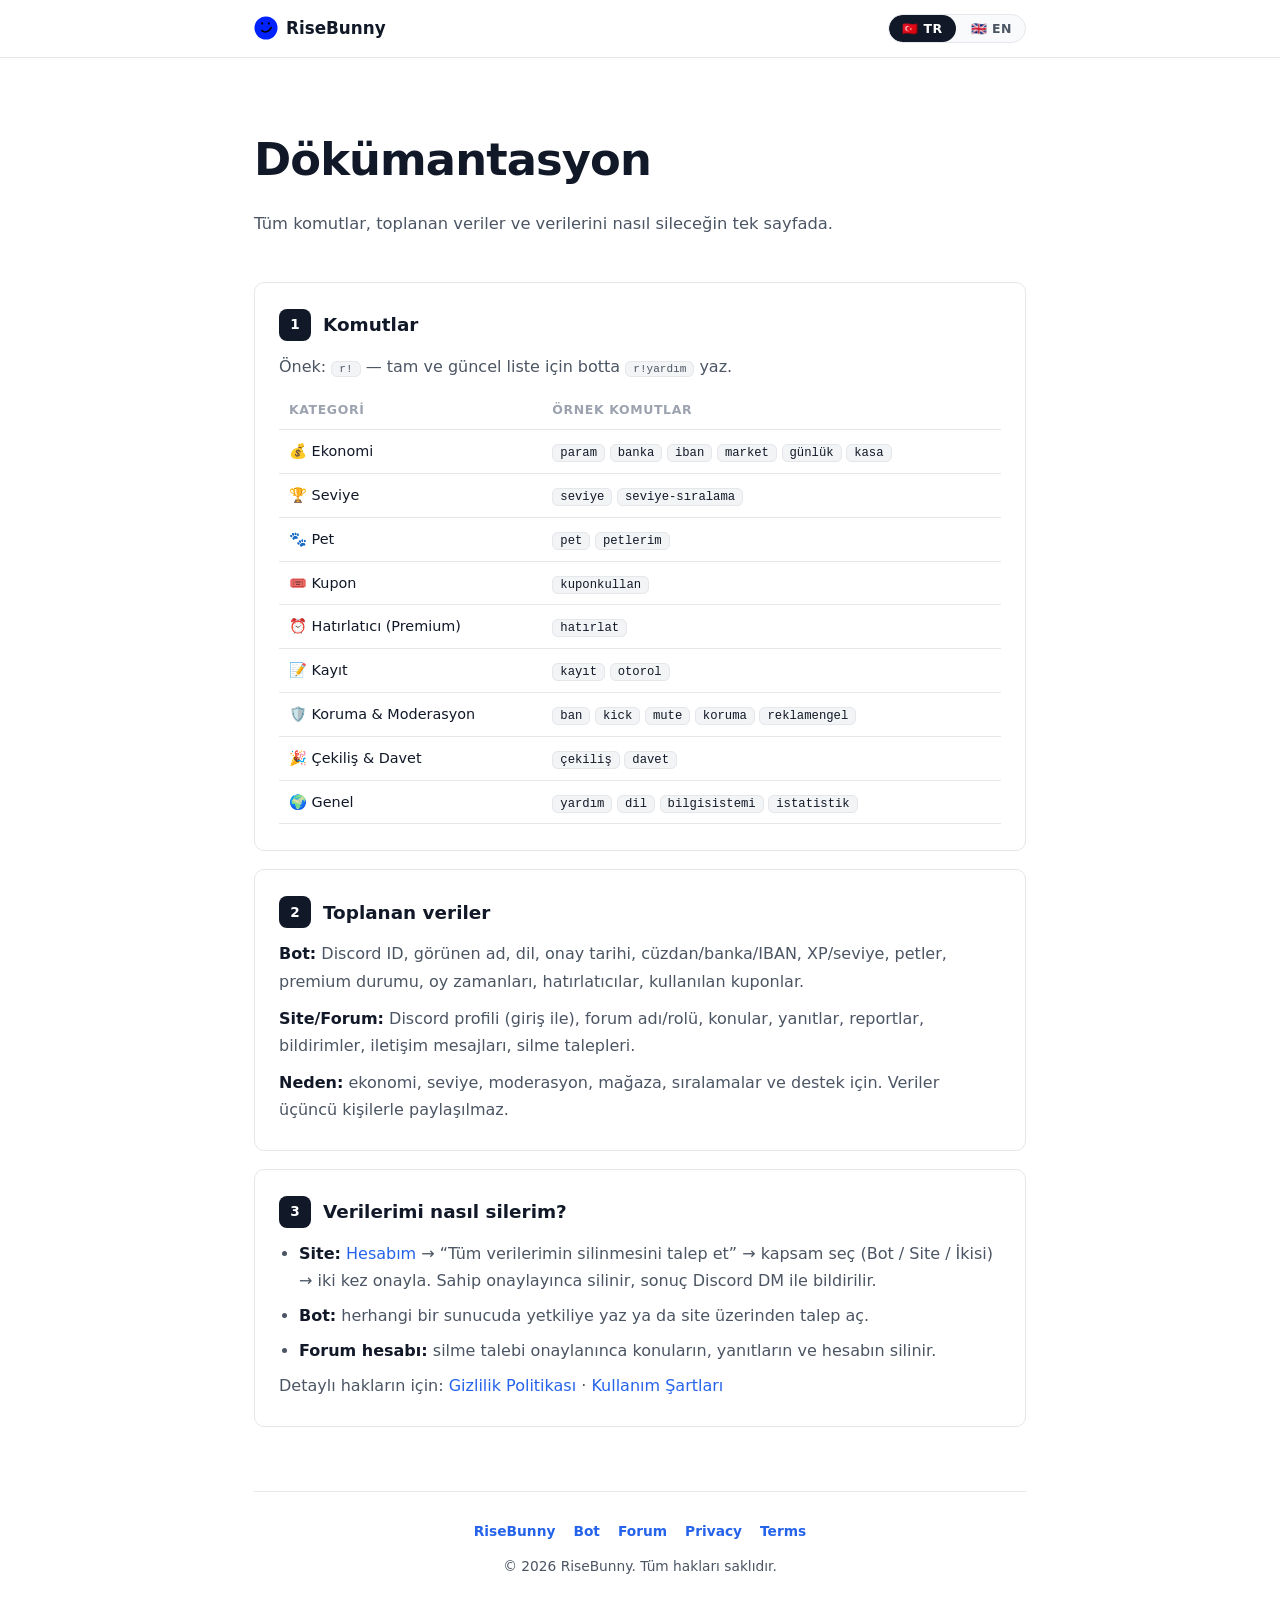
<file: docs.html>
<!DOCTYPE html>
<html lang="tr">
<head>
<meta charset="UTF-8" />
<meta name="viewport" content="width=device-width, initial-scale=1.0" />
<meta name="theme-color" content="#ffffff" />
<link rel="icon" type="image/svg+xml" href="images/bot.svg">
<title>Dökümantasyon · RiseBunny</title>
<meta name="description" content="RiseBunny komutları, toplanan veriler ve veri silme rehberi.">
<style>
:root{
  --bg:#ffffff; --ink:#111827; --muted:#4b5563; --faint:#9ca3af;
  --line:#e5e7eb; --accent:#2563eb; --accent-ink:#1d4ed8; --r:10px;
}
*{margin:0;padding:0;box-sizing:border-box}
html{scroll-behavior:smooth}
body{font-family:system-ui,-apple-system,"Segoe UI",Roboto,Helvetica,Arial,sans-serif;background:var(--bg);color:var(--ink);line-height:1.7}
a{color:var(--accent);text-decoration:none}
a:hover{color:var(--accent-ink)}
nav{position:sticky;top:0;z-index:100;background:rgba(255,255,255,.92);backdrop-filter:blur(8px);-webkit-backdrop-filter:blur(8px);border-bottom:1px solid var(--line)}
.nav-in{max-width:820px;margin:auto;display:flex;align-items:center;justify-content:space-between;gap:12px;padding:14px 24px}
.logo{display:flex;align-items:center;gap:8px;font-weight:700;font-size:1.05rem;color:var(--ink);text-decoration:none}
.lang-toggle{position:relative;display:inline-flex;gap:2px;border:1px solid var(--line);border-radius:999px;overflow:hidden;background:#f9fafb}
.lang-toggle button{position:relative;display:inline-flex;align-items:center;gap:6px;background:transparent;border:0;color:var(--muted);padding:6px 13px;font-weight:700;font-size:.78rem;letter-spacing:.04em;cursor:pointer;font-family:inherit}
.lang-toggle button.active{color:#fff;background:var(--ink);border-radius:999px}
.wrap{max-width:820px;margin:auto;padding:0 24px}
header.hero{padding:64px 0 28px}
h1{font-size:clamp(1.9rem,5vw,2.8rem);font-weight:800;letter-spacing:-.02em;margin:0 0 12px}
.hero p{max-width:640px;color:var(--muted);font-size:1.02rem}
main{padding:16px 0 40px;display:grid;gap:18px}
.card{border:1px solid var(--line);border-radius:var(--r);padding:26px 24px}
.card h2{display:flex;align-items:center;gap:12px;font-size:1.15rem;margin-bottom:12px}
.num{flex:none;display:grid;place-items:center;width:32px;height:32px;border-radius:8px;background:var(--ink);color:#fff;font-size:.85rem;font-weight:700}
.card p{color:var(--muted);margin-bottom:10px}
.card p:last-child{margin-bottom:0}
.card ul{margin:6px 0 4px 20px;color:var(--muted)}
.card li{margin-bottom:8px}
.card strong{color:var(--ink)}
.card code{background:#f3f4f6;border:1px solid var(--line);border-radius:6px;padding:1px 7px;font-size:.85em}
table{width:100%;border-collapse:collapse;font-size:.9rem;margin-top:8px}
th,td{text-align:left;padding:9px 10px;border-bottom:1px solid var(--line);vertical-align:top}
th{color:var(--faint);font-weight:600;font-size:.78rem;text-transform:uppercase;letter-spacing:.05em}
td code{white-space:nowrap}
footer{border-top:1px solid var(--line);padding:28px 0 40px;margin-top:24px;text-align:center;color:var(--muted);font-size:.86rem}
footer .links{display:flex;gap:18px;justify-content:center;margin-bottom:12px;flex-wrap:wrap}
footer a{color:var(--accent);text-decoration:none;font-weight:600}
[data-i18n]{display:none}
html[lang="tr"] [data-i18n="tr"]{display:inline}
html[lang="en"] [data-i18n="en"]{display:inline}
html[lang="tr"] [data-i18n-block="tr"]{display:block}
html[lang="en"] [data-i18n-block="en"]{display:block}
[data-i18n-block]{display:none}
</style>
</head>
<body>
<nav><div class="nav-in">
  <a class="logo" href="index.html"><img src="images/bot.svg" alt="" width="24" height="24">RiseBunny</a>
  <div class="lang-toggle" role="group" aria-label="Language">
    <button type="button" data-lang="tr" class="active">🇹🇷 TR</button>
    <button type="button" data-lang="en">🇬🇧 EN</button>
  </div>
</div></nav>

<div class="wrap">
<header class="hero">
  <h1><span data-i18n="tr">Dökümantasyon</span><span data-i18n="en">Documentation</span></h1>
  <p><span data-i18n="tr">Tüm komutlar, toplanan veriler ve verilerini nasıl sileceğin tek sayfada.</span><span data-i18n="en">All commands, collected data and how to delete it — on one page.</span></p>
</header>

<main>
  <div class="card">
    <h2><span class="num">1</span><span data-i18n="tr">Komutlar</span><span data-i18n="en">Commands</span></h2>
    <p><span data-i18n="tr">Önek: <code>r!</code> — tam ve güncel liste için botta <code>r!yardım</code> yaz.</span><span data-i18n="en">Prefix: <code>r!</code> — for the full live list type <code>r!yardım</code> in Discord.</span></p>
    <table>
      <tr><th><span data-i18n="tr">Kategori</span><span data-i18n="en">Category</span></th><th><span data-i18n="tr">Örnek komutlar</span><span data-i18n="en">Example commands</span></th></tr>
      <tr><td>💰 <span data-i18n="tr">Ekonomi</span><span data-i18n="en">Economy</span></td><td><code>param</code> <code>banka</code> <code>iban</code> <code>market</code> <code>günlük</code> <code>kasa</code></td></tr>
      <tr><td>🏆 <span data-i18n="tr">Seviye</span><span data-i18n="en">Level</span></td><td><code>seviye</code> <code>seviye-sıralama</code></td></tr>
      <tr><td>🐾 Pet</td><td><code>pet</code> <code>petlerim</code></td></tr>
      <tr><td>🎟️ <span data-i18n="tr">Kupon</span><span data-i18n="en">Coupons</span></td><td><code>kuponkullan</code></td></tr>
      <tr><td>⏰ <span data-i18n="tr">Hatırlatıcı (Premium)</span><span data-i18n="en">Reminders (Premium)</span></td><td><code>hatırlat</code></td></tr>
      <tr><td>📝 <span data-i18n="tr">Kayıt</span><span data-i18n="en">Registration</span></td><td><code>kayıt</code> <code>otorol</code></td></tr>
      <tr><td>🛡️ <span data-i18n="tr">Koruma &amp; Moderasyon</span><span data-i18n="en">Protection &amp; Moderation</span></td><td><code>ban</code> <code>kick</code> <code>mute</code> <code>koruma</code> <code>reklamengel</code></td></tr>
      <tr><td>🎉 <span data-i18n="tr">Çekiliş &amp; Davet</span><span data-i18n="en">Giveaway &amp; Invites</span></td><td><code>çekiliş</code> <code>davet</code></td></tr>
      <tr><td>🌍 <span data-i18n="tr">Genel</span><span data-i18n="en">General</span></td><td><code>yardım</code> <code>dil</code> <code>bilgisistemi</code> <code>istatistik</code></td></tr>
    </table>
  </div>

  <div class="card">
    <h2><span class="num">2</span><span data-i18n="tr">Toplanan veriler</span><span data-i18n="en">Collected data</span></h2>
    <p><strong>Bot:</strong> <span data-i18n="tr">Discord ID, görünen ad, dil, onay tarihi, cüzdan/banka/IBAN, XP/seviye, petler, premium durumu, oy zamanları, hatırlatıcılar, kullanılan kuponlar.</span><span data-i18n="en">Discord ID, display name, language, consent date, wallet/bank/IBAN, XP/level, pets, premium status, vote timestamps, reminders, redeemed coupons.</span></p>
    <p><strong>Site/Forum:</strong> <span data-i18n="tr">Discord profili (giriş ile), forum adı/rolü, konular, yanıtlar, reportlar, bildirimler, iletişim mesajları, silme talepleri.</span><span data-i18n="en">Discord profile (via login), forum name/role, threads, replies, reports, notifications, contact messages, deletion requests.</span></p>
    <p><span data-i18n="tr"><strong>Neden:</strong> ekonomi, seviye, moderasyon, mağaza, sıralamalar ve destek için. Veriler üçüncü kişilerle paylaşılmaz.</span><span data-i18n="en"><strong>Why:</strong> economy, levels, moderation, shop, leaderboards and support. Data is never shared with third parties.</span></p>
  </div>

  <div class="card">
    <h2><span class="num">3</span><span data-i18n="tr">Verilerimi nasıl silerim?</span><span data-i18n="en">How do I delete my data?</span></h2>
    <ul>
      <li><span data-i18n="tr"><strong>Site:</strong> <a href="risebunny.html#hesabim">Hesabım</a> → “Tüm verilerimin silinmesini talep et” → kapsam seç (Bot / Site / İkisi) → iki kez onayla. Sahip onaylayınca silinir, sonuç Discord DM ile bildirilir.</span><span data-i18n="en"><strong>Site:</strong> <a href="risebunny.html#hesabim">Account</a> → “Request deletion of all my data” → pick scope (Bot / Site / Both) → confirm twice. Deleted after owner approval, result via Discord DM.</span></li>
      <li><span data-i18n="tr"><strong>Bot:</strong> herhangi bir sunucuda yetkiliye yaz ya da site üzerinden talep aç.</span><span data-i18n="en"><strong>Bot:</strong> message a staff member on any server, or open a request via the site.</span></li>
      <li><span data-i18n="tr"><strong>Forum hesabı:</strong> silme talebi onaylanınca konuların, yanıtların ve hesabın silinir.</span><span data-i18n="en"><strong>Forum account:</strong> once approved, your threads, replies and account are deleted.</span></li>
    </ul>
    <p><span data-i18n="tr">Detaylı hakların için: <a href="privacy.html">Gizlilik Politikası</a> · <a href="terms.html">Kullanım Şartları</a></span><span data-i18n="en">For your full rights, see: <a href="privacy.html">Privacy Policy</a> · <a href="terms.html">Terms of Service</a></span></p>
  </div>
</main>

<footer>
  <div class="links"><a href="index.html">RiseBunny</a><a href="risebunny.html">Bot</a><a href="forum.html">Forum</a><a href="privacy.html">Privacy</a><a href="terms.html">Terms</a></div>
  <span data-i18n="tr">© 2026 RiseBunny. Tüm hakları saklıdır.</span>
  <span data-i18n="en">© 2026 RiseBunny. All rights reserved.</span>
</footer>
</div>

<script>
const titles={tr:"Dökümantasyon · RiseBunny",en:"Documentation · RiseBunny"};
function setLang(lang){
  document.documentElement.lang=lang;
  document.title=titles[lang];
  document.querySelectorAll('.lang-toggle button').forEach(b=>{
    const active=b.dataset.lang===lang;
    b.classList.toggle('active',active);
    b.setAttribute('aria-pressed',active);
  });
  try{localStorage.setItem('rb_lang',lang)}catch(e){}
}
document.querySelectorAll('.lang-toggle button').forEach(b=>{
  b.addEventListener('click',()=>setLang(b.dataset.lang));
});
const params=new URLSearchParams(location.search);
const saved=typeof localStorage!=='undefined'&&localStorage.getItem('rb_lang');
setLang(params.get('lang')||(saved||'tr'));
</script>
</body>
</html>
</file>
